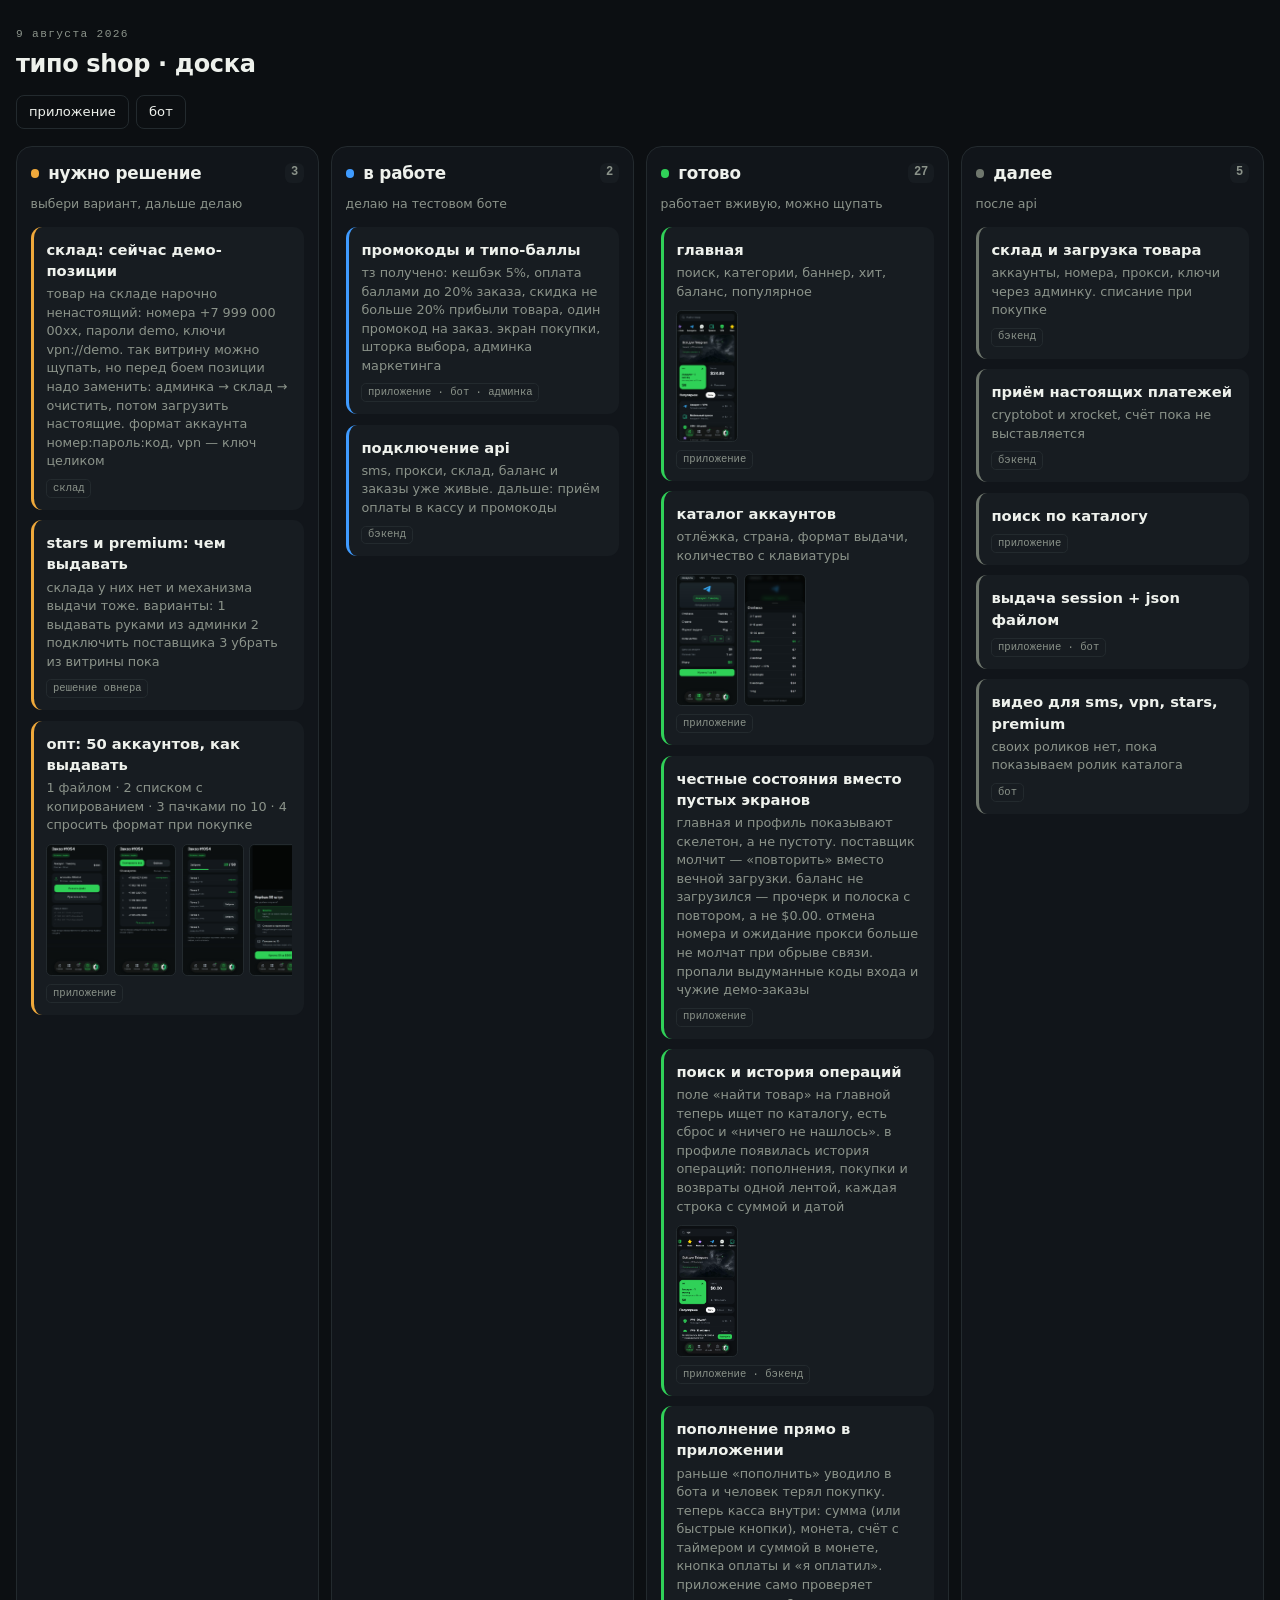
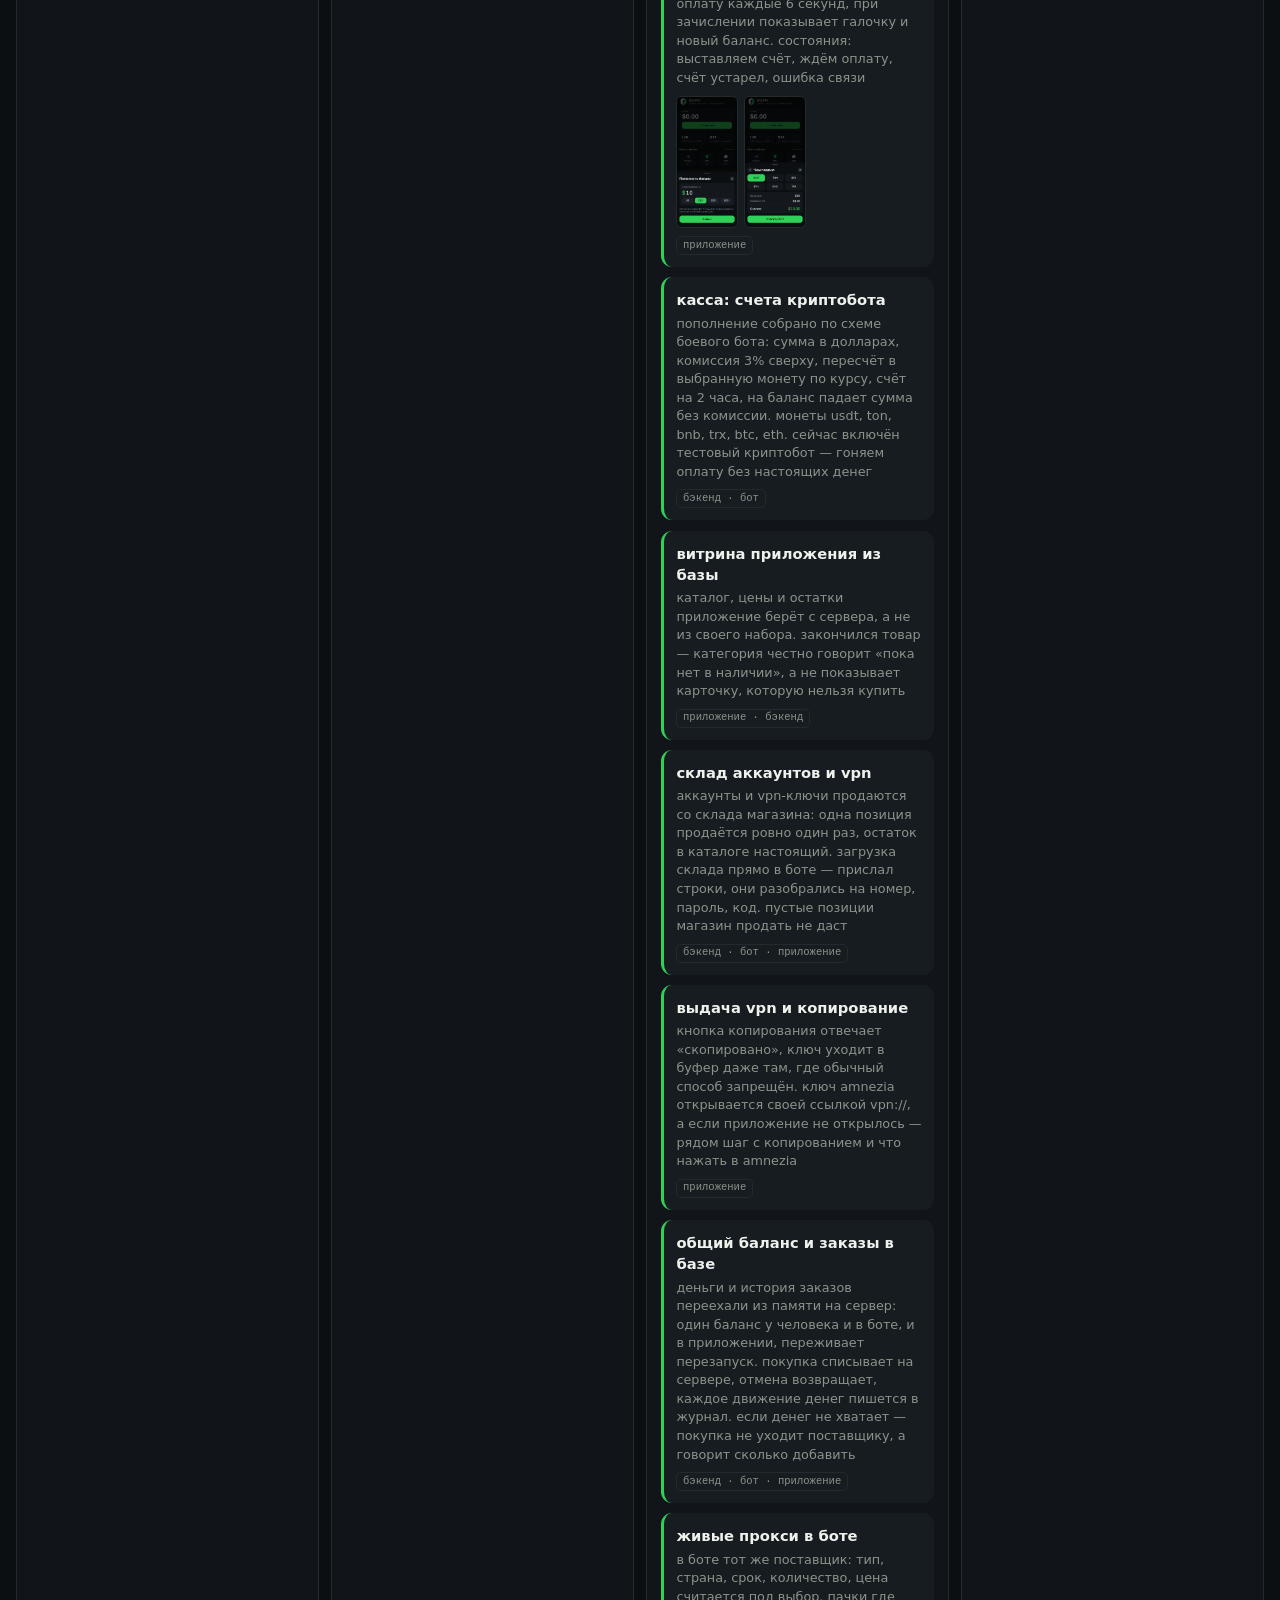
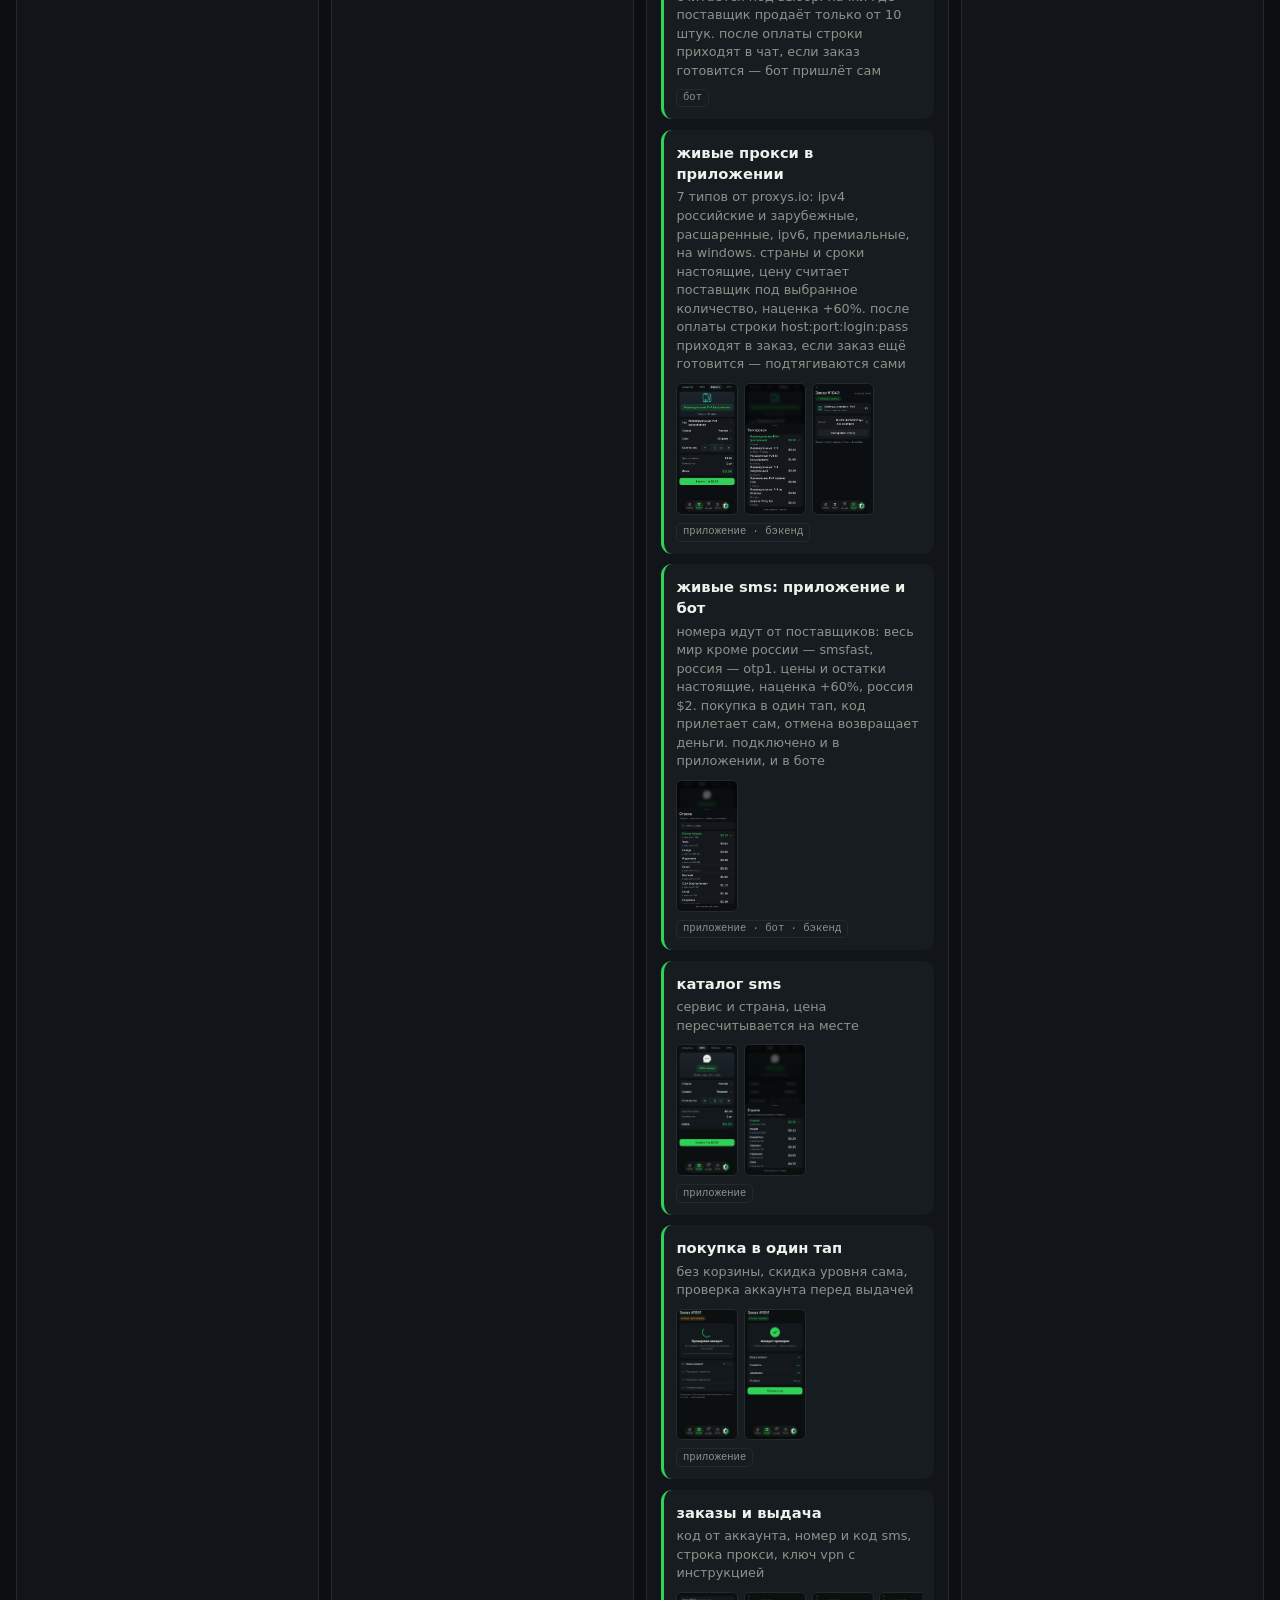
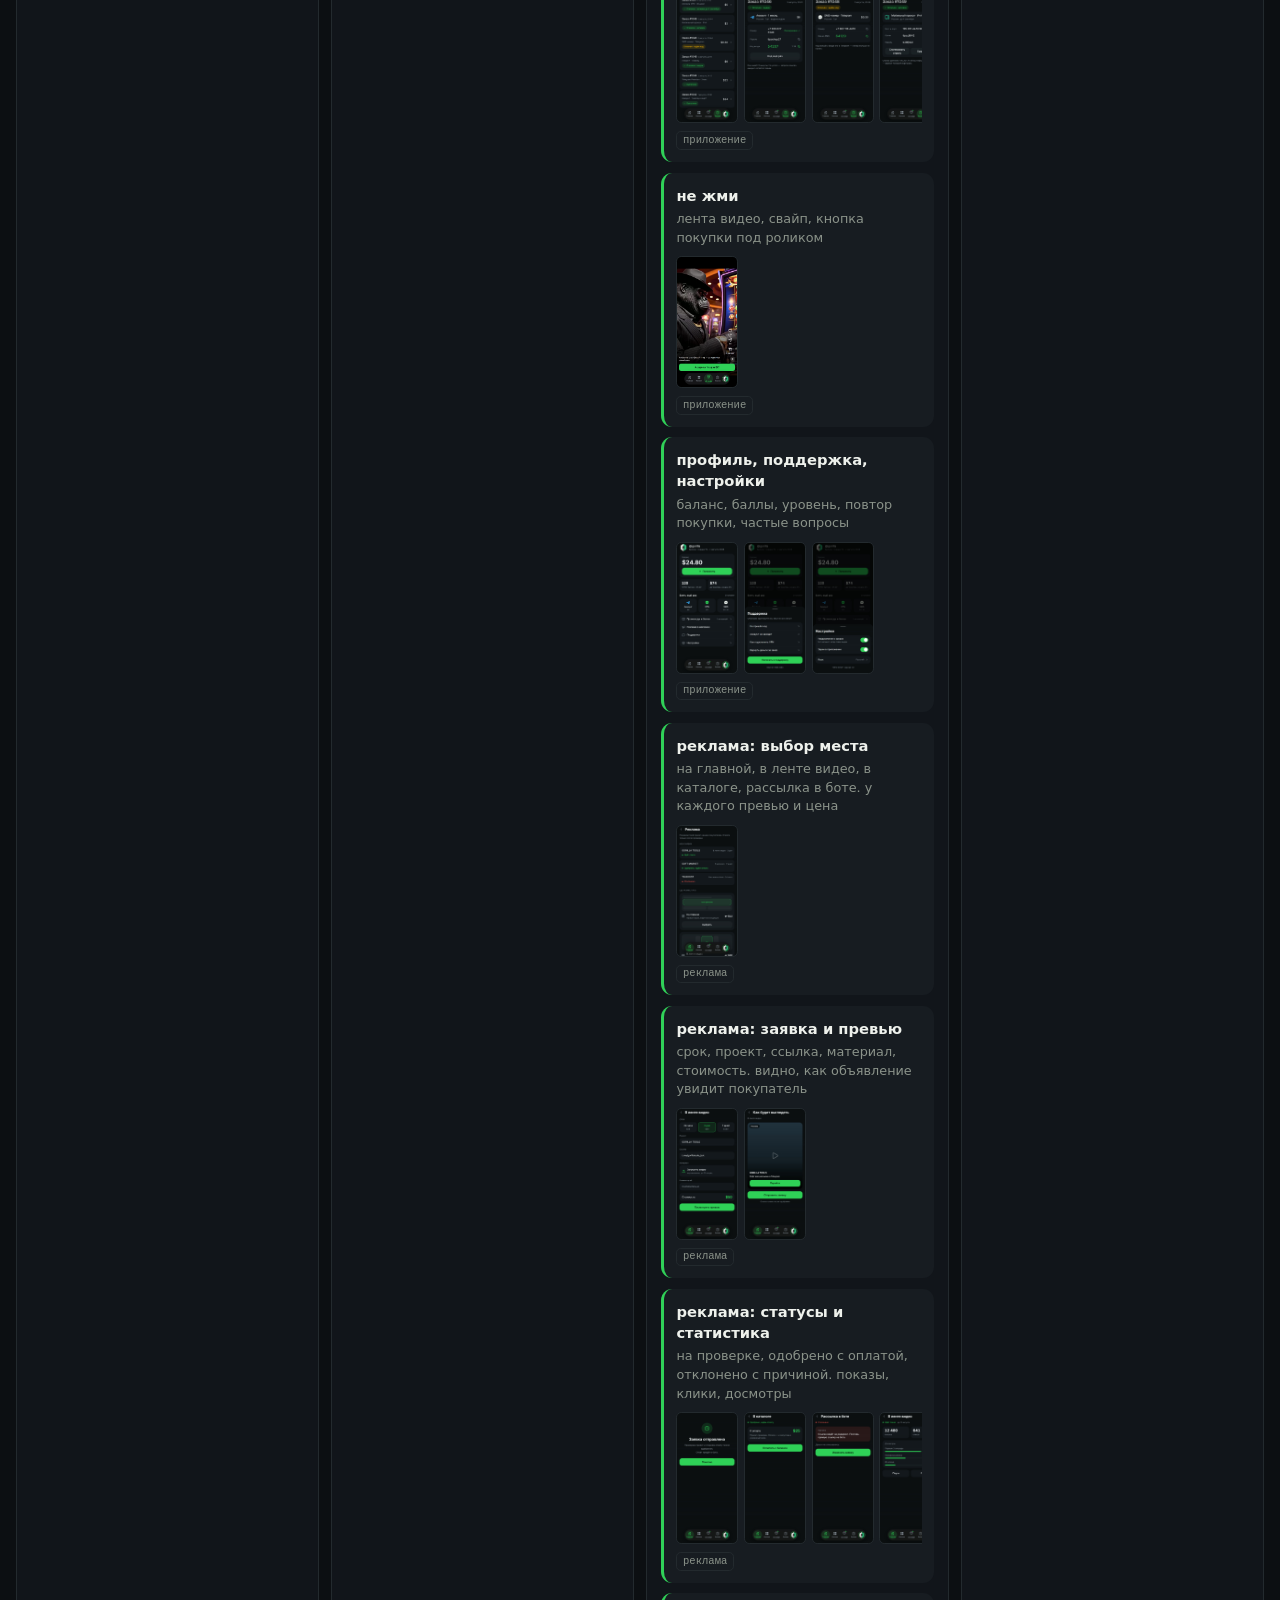
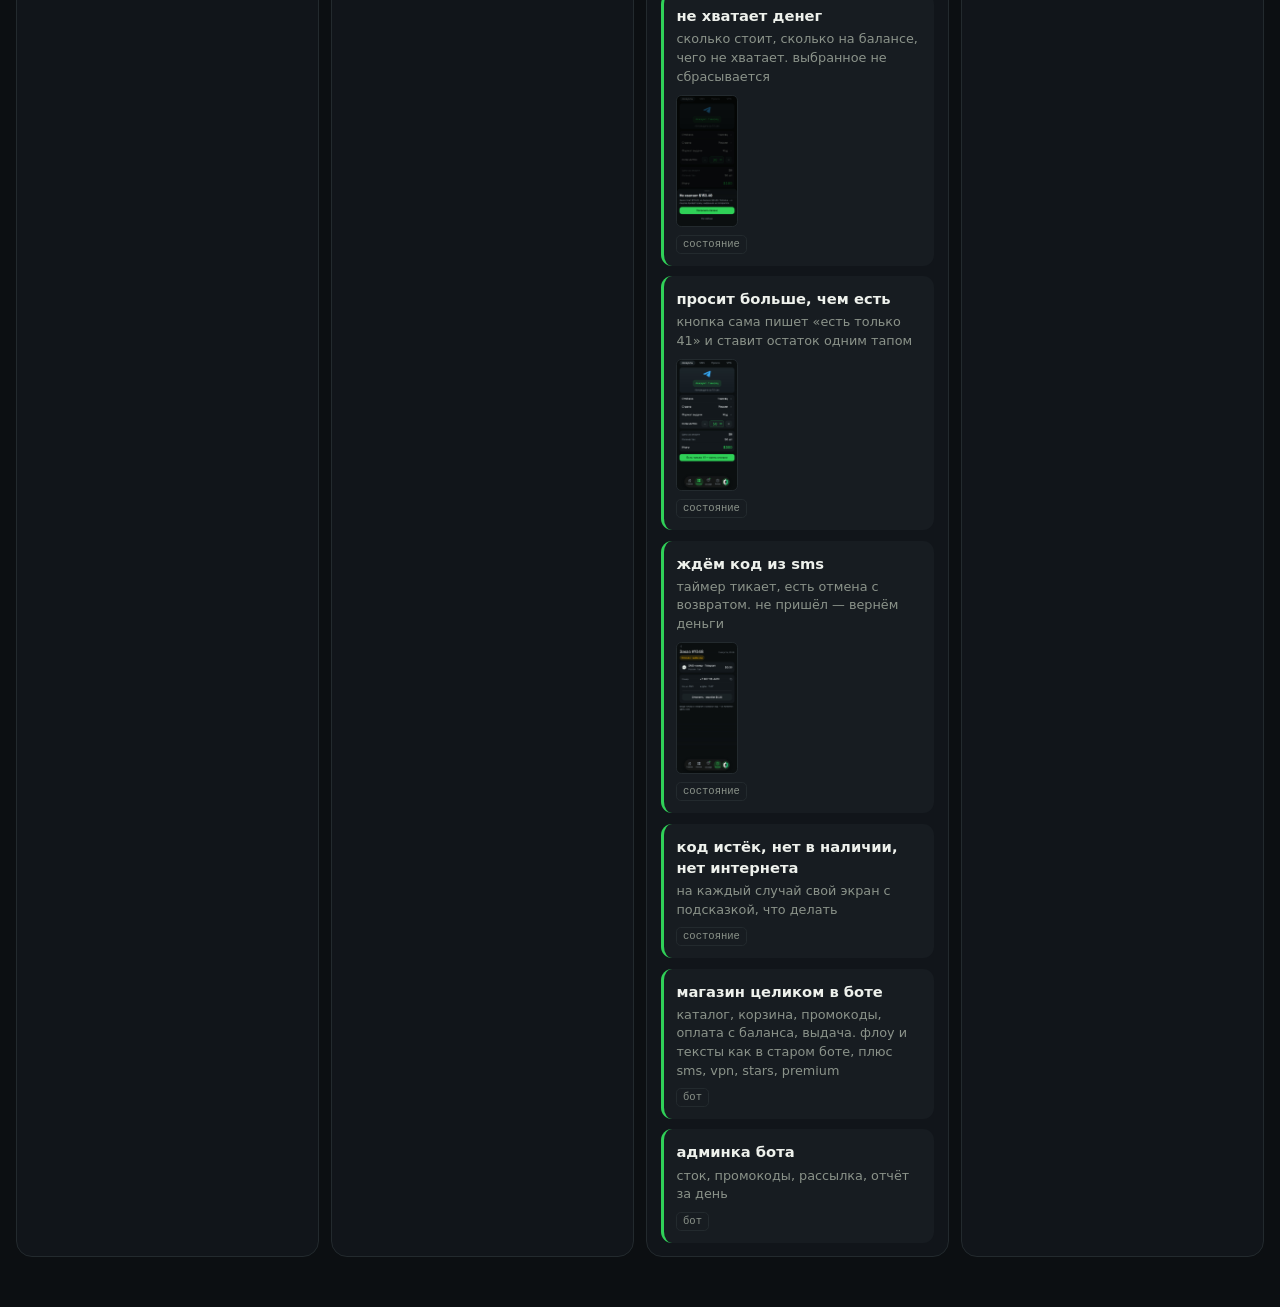
<file: status/index.html>
<!doctype html>
<html lang="ru">
<head>
<meta charset="utf-8">
<meta name="viewport" content="width=device-width, initial-scale=1">
<title>типо shop · доска</title>
<style>
  :root {
    --bg: #0c0f12;
    --col: #11151a;
    --card: #171c21;
    --ink: #eef1ec;
    --dim: #8b938a;
    --rule: #232a2e;
    --ok: #30d158;
    --work: #3f9bff;
    --wait: #f0a93b;
    --next: #6f776d;
    --mono: ui-monospace, "SF Mono", Menlo, monospace;
    --sans: system-ui, -apple-system, "Segoe UI", Roboto, sans-serif;
  }
  * { box-sizing: border-box; }
  body {
    margin: 0; background: var(--bg); color: var(--ink);
    font-family: var(--sans); line-height: 1.45; -webkit-font-smoothing: antialiased;
  }
  header { padding: 1.6rem 1rem 1.1rem; max-width: 82rem; margin: 0 auto; }
  .date { font-family: var(--mono); font-size: 0.7rem; color: var(--dim); letter-spacing: 0.12em; }
  h1 { font-size: 1.5rem; margin: 0.35rem 0 0; font-weight: 700; letter-spacing: -0.015em; }
  .links { display: flex; gap: 0.45rem; flex-wrap: wrap; margin-top: 0.8rem; }
  .links a {
    font-size: 0.82rem; text-decoration: none; color: var(--ink);
    border: 1px solid var(--rule); border-radius: 0.5rem; padding: 0.4rem 0.75rem;
  }
  .links a:hover { border-color: var(--ok); color: var(--ok); }

  /* доска: на телефоне колонки листаются вбок, на широком экране стоят рядом */
  .board {
    display: grid; gap: 0.75rem; padding: 0 1rem 3rem;
    grid-auto-flow: column; grid-auto-columns: 86vw;
    overflow-x: auto; scroll-snap-type: x mandatory;
    max-width: 82rem; margin: 0 auto;
  }
  .board::-webkit-scrollbar { display: none; }
  @media (min-width: 60rem) {
    .board { grid-auto-columns: minmax(0, 1fr); overflow: visible; }
  }
  .col {
    scroll-snap-align: start; background: var(--col);
    border: 1px solid var(--rule); border-radius: 1rem; padding: 0.85rem;
    display: flex; flex-direction: column; gap: 0.65rem; min-width: 0;
  }
  .col > h2 {
    display: flex; align-items: center; gap: 0.55rem; margin: 0 0 0.15rem;
    font-size: 1.05rem; font-weight: 700; letter-spacing: -0.01em;
  }
  .col > h2 i { width: 0.55rem; height: 0.55rem; border-radius: 50%; flex: none; }
  .col > h2 span {
    margin-left: auto; font-family: var(--mono); font-size: 0.75rem;
    color: var(--dim); background: var(--card); border-radius: 0.4rem; padding: 0.1rem 0.4rem;
  }
  .c-need i { background: var(--wait); }
  .c-work i { background: var(--work); }
  .c-done i { background: var(--ok); }
  .c-next i { background: var(--next); }
  .hint { font-size: 0.78rem; color: var(--dim); margin: -0.2rem 0 0.2rem; }

  .card {
    background: var(--card); border-radius: 0.7rem; padding: 0.75rem 0.8rem;
    border-left: 3px solid transparent;
  }
  .c-need .card { border-left-color: var(--wait); }
  .c-work .card { border-left-color: var(--work); }
  .c-done .card { border-left-color: var(--ok); }
  .c-next .card { border-left-color: var(--next); }
  .card .t { font-size: 0.92rem; font-weight: 600; }
  .card .d { font-size: 0.8rem; color: var(--dim); margin-top: 0.25rem; }
  .tag {
    display: inline-block; font-family: var(--mono); font-size: 0.66rem;
    color: var(--dim); border: 1px solid var(--rule); border-radius: 0.3rem;
    padding: 0.05rem 0.35rem; margin-top: 0.5rem;
  }
  .shots { display: flex; gap: 0.35rem; margin-top: 0.55rem; overflow-x: auto; }
  .shots::-webkit-scrollbar { display: none; }
  .shots button { flex: none; padding: 0; border: 0; background: none; cursor: pointer; }
  .shots img {
    display: block; width: 62px; border-radius: 0.35rem;
    border: 1px solid var(--rule); background: var(--bg);
  }

  .lb { position: fixed; inset: 0; z-index: 50; background: rgba(0,0,0,.95); display: none; flex-direction: column; }
  .lb.on { display: flex; }
  .lb .bar { padding: 0.7rem 0.9rem; }
  .lb button {
    background: var(--card); color: var(--ink); border: 1px solid var(--rule);
    border-radius: 0.5rem; padding: 0.5rem 0.85rem; font-size: 0.9rem;
    font-family: var(--sans); cursor: pointer;
  }
  .lb button:hover { border-color: var(--ok); color: var(--ok); }
  .lb .pane { flex: 1; overflow: auto; display: flex; justify-content: center; padding: 0 0.9rem 1.5rem; }
  .lb img { max-width: 100%; align-self: flex-start; border-radius: 0.6rem; border: 1px solid var(--rule); }
</style>
</head>
<body>

<header>
  <div class="date">9 августа 2026</div>
  <h1>типо shop · доска</h1>
  <div class="links">
    <a href="https://t.me/sverdlovsktipo_bot?startapp">приложение</a>
    <a href="https://t.me/sverdlovsktipo_bot">бот</a>
  </div>
</header>

<div class="board">

  <div class="col c-need">
    <h2><i></i>нужно решение<span>3</span></h2>
    <div class="hint">выбери вариант, дальше делаю</div>
    <div class="card">
      <div class="t">склад: сейчас демо-позиции</div>
      <div class="d">товар на складе нарочно ненастоящий: номера +7 999 000 00xx, пароли demo, ключи vpn://demo. так витрину можно щупать, но перед боем позиции надо заменить: админка → склад → очистить, потом загрузить настоящие. формат аккаунта номер:пароль:код, vpn — ключ целиком</div>
      <span class="tag">склад</span>
    </div>

    <div class="card">
      <div class="t">stars и premium: чем выдавать</div>
      <div class="d">склада у них нет и механизма выдачи тоже. варианты: 1 выдавать руками из админки 2 подключить поставщика 3 убрать из витрины пока</div>
      <span class="tag">решение овнера</span>
    </div>

    <div class="card">
      <div class="t">опт: 50 аккаунтов, как выдавать</div>
      <div class="d">1 файлом · 2 списком с копированием · 3 пачками по 10 · 4 спросить формат при покупке</div>
      <div class="shots">
        <button type="button" data-src="img/bulk-1-file.jpg"><img src="img/bulk-1-file.jpg" alt="файлом"></button>
        <button type="button" data-src="img/bulk-2-list.jpg"><img src="img/bulk-2-list.jpg" alt="списком"></button>
        <button type="button" data-src="img/bulk-3-packs.jpg"><img src="img/bulk-3-packs.jpg" alt="пачками"></button>
        <button type="button" data-src="img/bulk-4-ask.jpg"><img src="img/bulk-4-ask.jpg" alt="спросить"></button>
      </div>
      <span class="tag">приложение</span>
    </div>
  </div>

  <div class="col c-work">
    <h2><i></i>в работе<span>2</span></h2>
    <div class="hint">делаю на тестовом боте</div>
    <div class="card">
      <div class="t">промокоды и типо-баллы</div>
      <div class="d">тз получено: кешбэк 5%, оплата баллами до 20% заказа, скидка не больше 20% прибыли товара, один промокод на заказ. экран покупки, шторка выбора, админка маркетинга</div>
      <span class="tag">приложение · бот · админка</span>
    </div>
    <div class="card">
      <div class="t">подключение api</div>
      <div class="d">sms, прокси, склад, баланс и заказы уже живые. дальше: приём оплаты в кассу и промокоды</div>
      <span class="tag">бэкенд</span>
    </div>
  </div>

  <div class="col c-done">
    <h2><i></i>готово<span>27</span></h2>
    <div class="hint">работает вживую, можно щупать</div>

    <div class="card">
      <div class="t">главная</div>
      <div class="d">поиск, категории, баннер, хит, баланс, популярное</div>
      <div class="shots"><button type="button" data-src="img/home.jpg"><img src="img/home.jpg" alt="главная"></button></div>
      <span class="tag">приложение</span>
    </div>

    <div class="card">
      <div class="t">каталог аккаунтов</div>
      <div class="d">отлёжка, страна, формат выдачи, количество с клавиатуры</div>
      <div class="shots">
        <button type="button" data-src="img/catalog.jpg"><img src="img/catalog.jpg" alt="каталог"></button>
        <button type="button" data-src="img/sheet.jpg"><img src="img/sheet.jpg" alt="отлёжка"></button>
      </div>
      <span class="tag">приложение</span>
    </div>

    <div class="card">
      <div class="t">честные состояния вместо пустых экранов</div>
      <div class="d">главная и профиль показывают скелетон, а не пустоту. поставщик молчит — «повторить» вместо вечной загрузки. баланс не загрузился — прочерк и полоска с повтором, а не $0.00. отмена номера и ожидание прокси больше не молчат при обрыве связи. пропали выдуманные коды входа и чужие демо-заказы</div>
      <span class="tag">приложение</span>
    </div>

    <div class="card">
      <div class="t">поиск и история операций</div>
      <div class="d">поле «найти товар» на главной теперь ищет по каталогу, есть сброс и «ничего не нашлось». в профиле появилась история операций: пополнения, покупки и возвраты одной лентой, каждая строка с суммой и датой</div>
      <div class="shots">
        <button type="button" data-src="img/search.jpg"><img src="img/search.jpg" alt="поиск"></button>
      </div>
      <span class="tag">приложение · бэкенд</span>
    </div>

    <div class="card">
      <div class="t">пополнение прямо в приложении</div>
      <div class="d">раньше «пополнить» уводило в бота и человек терял покупку. теперь касса внутри: сумма (или быстрые кнопки), монета, счёт с таймером и суммой в монете, кнопка оплаты и «я оплатил». приложение само проверяет оплату каждые 6 секунд, при зачислении показывает галочку и новый баланс. состояния: выставляем счёт, ждём оплату, счёт устарел, ошибка связи</div>
      <div class="shots">
        <button type="button" data-src="img/pay-amount.jpg"><img src="img/pay-amount.jpg" alt="сумма"></button>
        <button type="button" data-src="img/pay-asset.jpg"><img src="img/pay-asset.jpg" alt="монета и комиссия"></button>
      </div>
      <span class="tag">приложение</span>
    </div>

    <div class="card">
      <div class="t">касса: счета криптобота</div>
      <div class="d">пополнение собрано по схеме боевого бота: сумма в долларах, комиссия 3% сверху, пересчёт в выбранную монету по курсу, счёт на 2 часа, на баланс падает сумма без комиссии. монеты usdt, ton, bnb, trx, btc, eth. сейчас включён тестовый криптобот — гоняем оплату без настоящих денег</div>
      <span class="tag">бэкенд · бот</span>
    </div>

    <div class="card">
      <div class="t">витрина приложения из базы</div>
      <div class="d">каталог, цены и остатки приложение берёт с сервера, а не из своего набора. закончился товар — категория честно говорит «пока нет в наличии», а не показывает карточку, которую нельзя купить</div>
      <span class="tag">приложение · бэкенд</span>
    </div>

    <div class="card">
      <div class="t">склад аккаунтов и vpn</div>
      <div class="d">аккаунты и vpn-ключи продаются со склада магазина: одна позиция продаётся ровно один раз, остаток в каталоге настоящий. загрузка склада прямо в боте — прислал строки, они разобрались на номер, пароль, код. пустые позиции магазин продать не даст</div>
      <span class="tag">бэкенд · бот · приложение</span>
    </div>

    <div class="card">
      <div class="t">выдача vpn и копирование</div>
      <div class="d">кнопка копирования отвечает «скопировано», ключ уходит в буфер даже там, где обычный способ запрещён. ключ amnezia открывается своей ссылкой vpn://, а если приложение не открылось — рядом шаг с копированием и что нажать в amnezia</div>
      <span class="tag">приложение</span>
    </div>

    <div class="card">
      <div class="t">общий баланс и заказы в базе</div>
      <div class="d">деньги и история заказов переехали из памяти на сервер: один баланс у человека и в боте, и в приложении, переживает перезапуск. покупка списывает на сервере, отмена возвращает, каждое движение денег пишется в журнал. если денег не хватает — покупка не уходит поставщику, а говорит сколько добавить</div>
      <span class="tag">бэкенд · бот · приложение</span>
    </div>

    <div class="card">
      <div class="t">живые прокси в боте</div>
      <div class="d">в боте тот же поставщик: тип, страна, срок, количество, цена считается под выбор. пачки где поставщик продаёт только от 10 штук. после оплаты строки приходят в чат, если заказ готовится — бот пришлёт сам</div>
      <span class="tag">бот</span>
    </div>

    <div class="card">
      <div class="t">живые прокси в приложении</div>
      <div class="d">7 типов от proxys.io: ipv4 российские и зарубежные, расшаренные, ipv6, премиальные, на windows. страны и сроки настоящие, цену считает поставщик под выбранное количество, наценка +60%. после оплаты строки host:port:login:pass приходят в заказ, если заказ ещё готовится — подтягиваются сами</div>
      <div class="shots">
        <button type="button" data-src="img/proxy-live.jpg"><img src="img/proxy-live.jpg" alt="покупка прокси"></button>
        <button type="button" data-src="img/proxy-types.jpg"><img src="img/proxy-types.jpg" alt="типы прокси"></button>
        <button type="button" data-src="img/proxy-order-live.jpg"><img src="img/proxy-order-live.jpg" alt="заказ прокси"></button>
      </div>
      <span class="tag">приложение · бэкенд</span>
    </div>

    <div class="card">
      <div class="t">живые sms: приложение и бот</div>
      <div class="d">номера идут от поставщиков: весь мир кроме россии — smsfast, россия — otp1. цены и остатки настоящие, наценка +60%, россия $2. покупка в один тап, код прилетает сам, отмена возвращает деньги. подключено и в приложении, и в боте</div>
      <div class="shots">
        <button type="button" data-src="img/sms-live.jpg"><img src="img/sms-live.jpg" alt="живые страны и цены"></button>
      </div>
      <span class="tag">приложение · бот · бэкенд</span>
    </div>

    <div class="card">
      <div class="t">каталог sms</div>
      <div class="d">сервис и страна, цена пересчитывается на месте</div>
      <div class="shots">
        <button type="button" data-src="img/sms-catalog.jpg"><img src="img/sms-catalog.jpg" alt="sms"></button>
        <button type="button" data-src="img/sms-country.jpg"><img src="img/sms-country.jpg" alt="страна"></button>
      </div>
      <span class="tag">приложение</span>
    </div>

    <div class="card">
      <div class="t">покупка в один тап</div>
      <div class="d">без корзины, скидка уровня сама, проверка аккаунта перед выдачей</div>
      <div class="shots">
        <button type="button" data-src="img/check.jpg"><img src="img/check.jpg" alt="проверка"></button>
        <button type="button" data-src="img/check-done.jpg"><img src="img/check-done.jpg" alt="проверен"></button>
      </div>
      <span class="tag">приложение</span>
    </div>

    <div class="card">
      <div class="t">заказы и выдача</div>
      <div class="d">код от аккаунта, номер и код sms, строка прокси, ключ vpn с инструкцией</div>
      <div class="shots">
        <button type="button" data-src="img/orders.jpg"><img src="img/orders.jpg" alt="заказы"></button>
        <button type="button" data-src="img/order-acc.jpg"><img src="img/order-acc.jpg" alt="аккаунт"></button>
        <button type="button" data-src="img/order-sms.jpg"><img src="img/order-sms.jpg" alt="sms"></button>
        <button type="button" data-src="img/order-proxy.jpg"><img src="img/order-proxy.jpg" alt="прокси"></button>
        <button type="button" data-src="img/order-vpn.jpg"><img src="img/order-vpn.jpg" alt="vpn"></button>
      </div>
      <span class="tag">приложение</span>
    </div>

    <div class="card">
      <div class="t">не жми</div>
      <div class="d">лента видео, свайп, кнопка покупки под роликом</div>
      <div class="shots"><button type="button" data-src="img/feed.jpg"><img src="img/feed.jpg" alt="лента"></button></div>
      <span class="tag">приложение</span>
    </div>

    <div class="card">
      <div class="t">профиль, поддержка, настройки</div>
      <div class="d">баланс, баллы, уровень, повтор покупки, частые вопросы</div>
      <div class="shots">
        <button type="button" data-src="img/profile.jpg"><img src="img/profile.jpg" alt="профиль"></button>
        <button type="button" data-src="img/support.jpg"><img src="img/support.jpg" alt="поддержка"></button>
        <button type="button" data-src="img/settings.jpg"><img src="img/settings.jpg" alt="настройки"></button>
      </div>
      <span class="tag">приложение</span>
    </div>

    <div class="card">
      <div class="t">реклама: выбор места</div>
      <div class="d">на главной, в ленте видео, в каталоге, рассылка в боте. у каждого превью и цена</div>
      <div class="shots"><button type="button" data-src="img/ad-list.jpg"><img src="img/ad-list.jpg" alt="места"></button></div>
      <span class="tag">реклама</span>
    </div>

    <div class="card">
      <div class="t">реклама: заявка и превью</div>
      <div class="d">срок, проект, ссылка, материал, стоимость. видно, как объявление увидит покупатель</div>
      <div class="shots">
        <button type="button" data-src="img/ad-build.jpg"><img src="img/ad-build.jpg" alt="заявка"></button>
        <button type="button" data-src="img/ad-preview.jpg"><img src="img/ad-preview.jpg" alt="превью"></button>
      </div>
      <span class="tag">реклама</span>
    </div>

    <div class="card">
      <div class="t">реклама: статусы и статистика</div>
      <div class="d">на проверке, одобрено с оплатой, отклонено с причиной. показы, клики, досмотры</div>
      <div class="shots">
        <button type="button" data-src="img/ad-sent.jpg"><img src="img/ad-sent.jpg" alt="отправлено"></button>
        <button type="button" data-src="img/ad-approved.jpg"><img src="img/ad-approved.jpg" alt="одобрено"></button>
        <button type="button" data-src="img/ad-declined.jpg"><img src="img/ad-declined.jpg" alt="отклонено"></button>
        <button type="button" data-src="img/ad-active.jpg"><img src="img/ad-active.jpg" alt="статистика"></button>
      </div>
      <span class="tag">реклама</span>
    </div>

    <div class="card">
      <div class="t">не хватает денег</div>
      <div class="d">сколько стоит, сколько на балансе, чего не хватает. выбранное не сбрасывается</div>
      <div class="shots"><button type="button" data-src="img/no-money.jpg"><img src="img/no-money.jpg" alt="не хватает"></button></div>
      <span class="tag">состояние</span>
    </div>

    <div class="card">
      <div class="t">просит больше, чем есть</div>
      <div class="d">кнопка сама пишет «есть только 41» и ставит остаток одним тапом</div>
      <div class="shots"><button type="button" data-src="img/stock.jpg"><img src="img/stock.jpg" alt="остаток"></button></div>
      <span class="tag">состояние</span>
    </div>

    <div class="card">
      <div class="t">ждём код из sms</div>
      <div class="d">таймер тикает, есть отмена с возвратом. не пришёл — вернём деньги</div>
      <div class="shots"><button type="button" data-src="img/sms-waiting.jpg"><img src="img/sms-waiting.jpg" alt="ждём код"></button></div>
      <span class="tag">состояние</span>
    </div>

    <div class="card">
      <div class="t">код истёк, нет в наличии, нет интернета</div>
      <div class="d">на каждый случай свой экран с подсказкой, что делать</div>
      <span class="tag">состояние</span>
    </div>

    <div class="card">
      <div class="t">магазин целиком в боте</div>
      <div class="d">каталог, корзина, промокоды, оплата с баланса, выдача. флоу и тексты как в старом боте, плюс sms, vpn, stars, premium</div>
      <span class="tag">бот</span>
    </div>

    <div class="card">
      <div class="t">админка бота</div>
      <div class="d">сток, промокоды, рассылка, отчёт за день</div>
      <span class="tag">бот</span>
    </div>
  </div>

  <div class="col c-next">
    <h2><i></i>далее<span>5</span></h2>
    <div class="hint">после api</div>
    <div class="card">
      <div class="t">склад и загрузка товара</div>
      <div class="d">аккаунты, номера, прокси, ключи через админку. списание при покупке</div>
      <span class="tag">бэкенд</span>
    </div>
    <div class="card">
      <div class="t">приём настоящих платежей</div>
      <div class="d">cryptobot и xrocket, счёт пока не выставляется</div>
      <span class="tag">бэкенд</span>
    </div>
    <div class="card">
      <div class="t">поиск по каталогу</div>
      <span class="tag">приложение</span>
    </div>
    <div class="card">
      <div class="t">выдача session + json файлом</div>
      <span class="tag">приложение · бот</span>
    </div>
    <div class="card">
      <div class="t">видео для sms, vpn, stars, premium</div>
      <div class="d">своих роликов нет, пока показываем ролик каталога</div>
      <span class="tag">бот</span>
    </div>
  </div>

</div>

<div class="lb" id="lb">
  <div class="bar"><button type="button" id="lb-back">← назад</button></div>
  <div class="pane"><img id="lb-img" alt=""></div>
</div>
<script>
  var lb = document.getElementById('lb'),
      lbImg = document.getElementById('lb-img')

  function hide() {
    lb.classList.remove('on')
    document.body.style.overflow = ''
  }
  function back() {
    if (history.state && history.state.shot) history.back()
    else hide()
  }

  document.querySelectorAll('.shots button').forEach(function (b) {
    b.addEventListener('click', function () {
      lbImg.src = b.dataset.src
      lb.classList.add('on')
      document.body.style.overflow = 'hidden'
      history.pushState({ shot: 1 }, '', location.href.split('#')[0] + '#shot')
    })
  })
  document.getElementById('lb-back').addEventListener('click', function (e) {
    e.stopPropagation()
    back()
  })
  lb.addEventListener('click', function (e) {
    if (e.target === lb || e.target.classList.contains('pane')) back()
  })
  window.addEventListener('popstate', hide)
  document.addEventListener('keydown', function (e) { if (e.key === 'Escape') back() })
</script>
</body>
</html>
</file>
